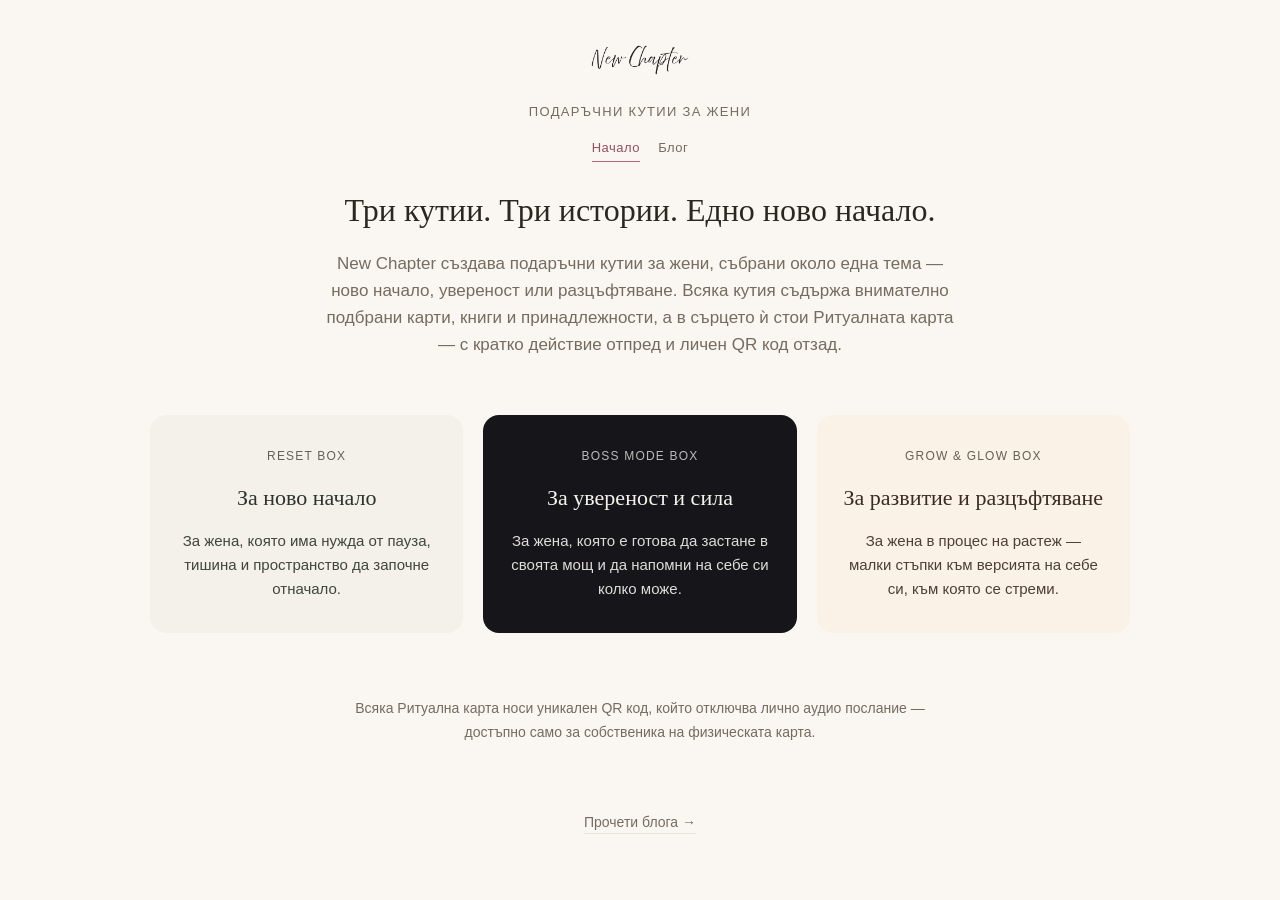
<file: index.html>
<!doctype html>
<html lang="bg">
<head>
<meta charset="UTF-8">
<meta name="viewport" content="width=device-width, initial-scale=1.0">
<title>New Chapter — подаръчни кутии за жени</title>
<meta name="description" content="New Chapter — три подаръчни кутии за жени: Reset, Boss Mode и Grow & Glow. Всяка съдържа ритуална карта с лично аудио послание.">
<link rel="stylesheet" href="assets/css/blog.css">
<link rel="stylesheet" href="assets/css/home.css">
</head>
<body>
  <header class="site-header">
    <a href="./"><img class="brand-logo" src="assets/img/logo.png" alt="New Chapter"></a>
    <div class="tagline">Подаръчни кутии за жени</div>
    <nav class="site-nav">
      <a href="./" class="is-active">Начало</a>
      <a href="blog/">Блог</a>
    </nav>
  </header>

  <main>
    <section class="hero">
      <h1>Три кутии. Три истории. Едно ново начало.</h1>
      <p>New Chapter създава подаръчни кутии за жени, събрани около една тема — ново начало, увереност или разцъфтяване. Всяка кутия съдържа внимателно подбрани карти, книги и принадлежности, а в сърцето ѝ стои Ритуалната карта — с кратко действие отпред и личен QR код отзад.</p>
    </section>

    <section class="box-grid">
      <div class="box-card box-card--reset">
        <div class="box-eyebrow">Reset Box</div>
        <h2>За ново начало</h2>
        <p>За жена, която има нужда от пауза, тишина и пространство да започне отначало.</p>
      </div>

      <div class="box-card box-card--boss">
        <div class="box-eyebrow">Boss Mode Box</div>
        <h2>За увереност и сила</h2>
        <p>За жена, която е готова да застане в своята мощ и да напомни на себе си колко може.</p>
      </div>

      <div class="box-card box-card--grow">
        <div class="box-eyebrow">Grow & Glow Box</div>
        <h2>За развитие и разцъфтяване</h2>
        <p>За жена в процес на растеж — малки стъпки към версията на себе си, към която се стреми.</p>
      </div>
    </section>

    <p class="ritual-note">Всяка Ритуална карта носи уникален QR код, който отключва лично аудио послание — достъпно само за собственика на физическата карта.</p>
  </main>

  <footer class="home-footer">
    <a href="blog/">Прочети блога →</a>
  </footer>
</body>
</html>
</file>
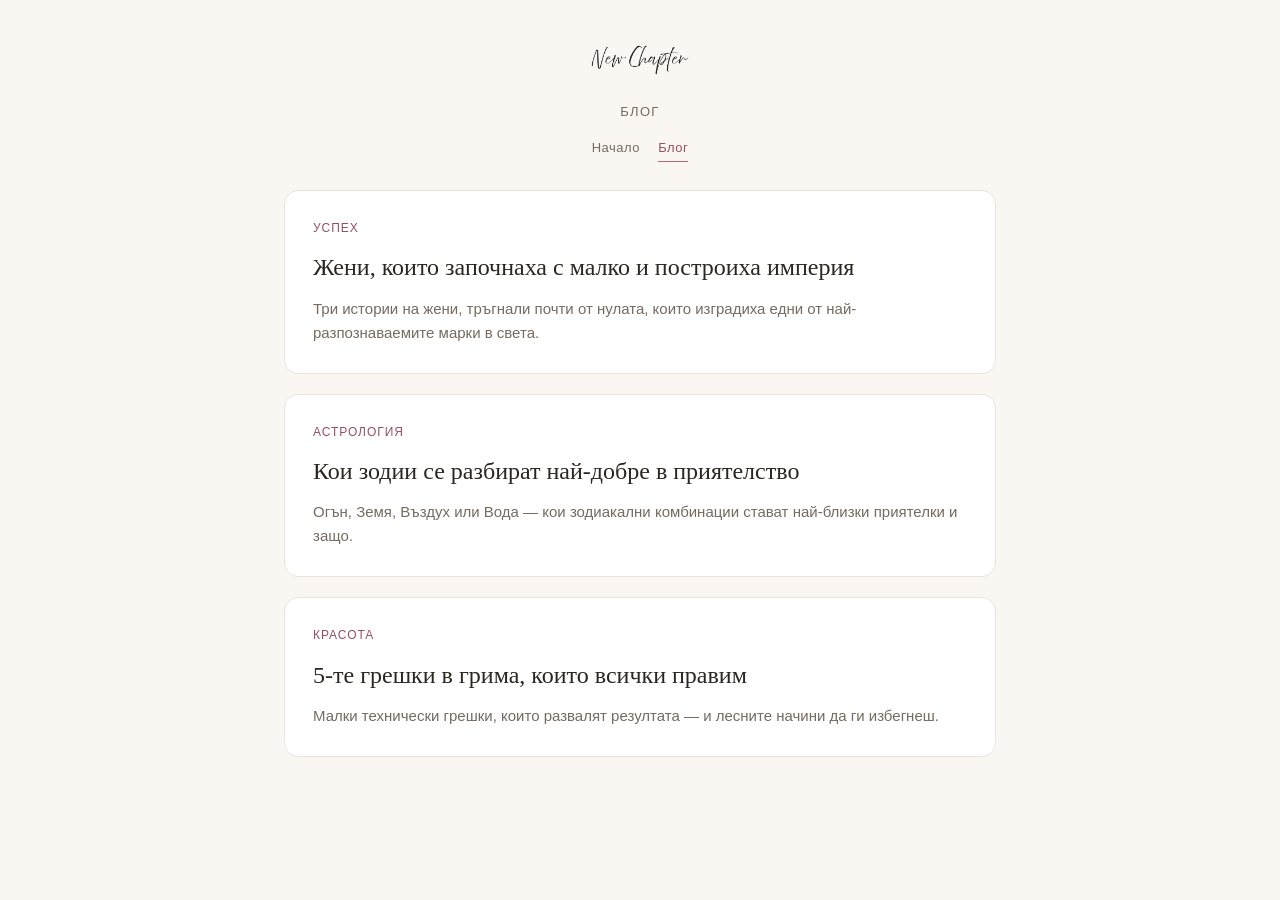
<file: blog/index.html>
<!doctype html>
<html lang="bg">
<head>
<meta charset="UTF-8">
<meta name="viewport" content="width=device-width, initial-scale=1.0">
<title>Блог — New Chapter</title>
<meta name="description" content="Статии за жени — зодии, красота, истории на успяли жени и още.">
<link rel="stylesheet" href="../assets/css/blog.css">
</head>
<body>
  <header class="site-header">
    <a href="../"><img class="brand-logo" src="../assets/img/logo.png" alt="New Chapter"></a>
    <div class="tagline">Блог</div>
    <nav class="site-nav">
      <a href="../">Начало</a>
      <a href="./" class="is-active">Блог</a>
    </nav>
  </header>

  <main class="wrap">
    <div class="post-grid">
      <a class="post-card" href="zheni-koito-zapochnaha-s-malko-i-uspyaha/">
        <div class="eyebrow">Успех</div>
        <h2>Жени, които започнаха с малко и построиха империя</h2>
        <p>Три истории на жени, тръгнали почти от нулата, които изградиха едни от най-разпознаваемите марки в света.</p>
      </a>

      <a class="post-card" href="zodiakalna-suvmestimost-priqtelstvo/">
        <div class="eyebrow">Астрология</div>
        <h2>Кои зодии се разбират най-добре в приятелство</h2>
        <p>Огън, Земя, Въздух или Вода — кои зодиакални комбинации стават най-близки приятелки и защо.</p>
      </a>

      <a class="post-card" href="greshki-v-grima-koito-vsichki-pravim/">
        <div class="eyebrow">Красота</div>
        <h2>5-те грешки в грима, които всички правим</h2>
        <p>Малки технически грешки, които развалят резултата — и лесните начини да ги избегнеш.</p>
      </a>
    </div>
  </main>
</body>
</html>
</file>
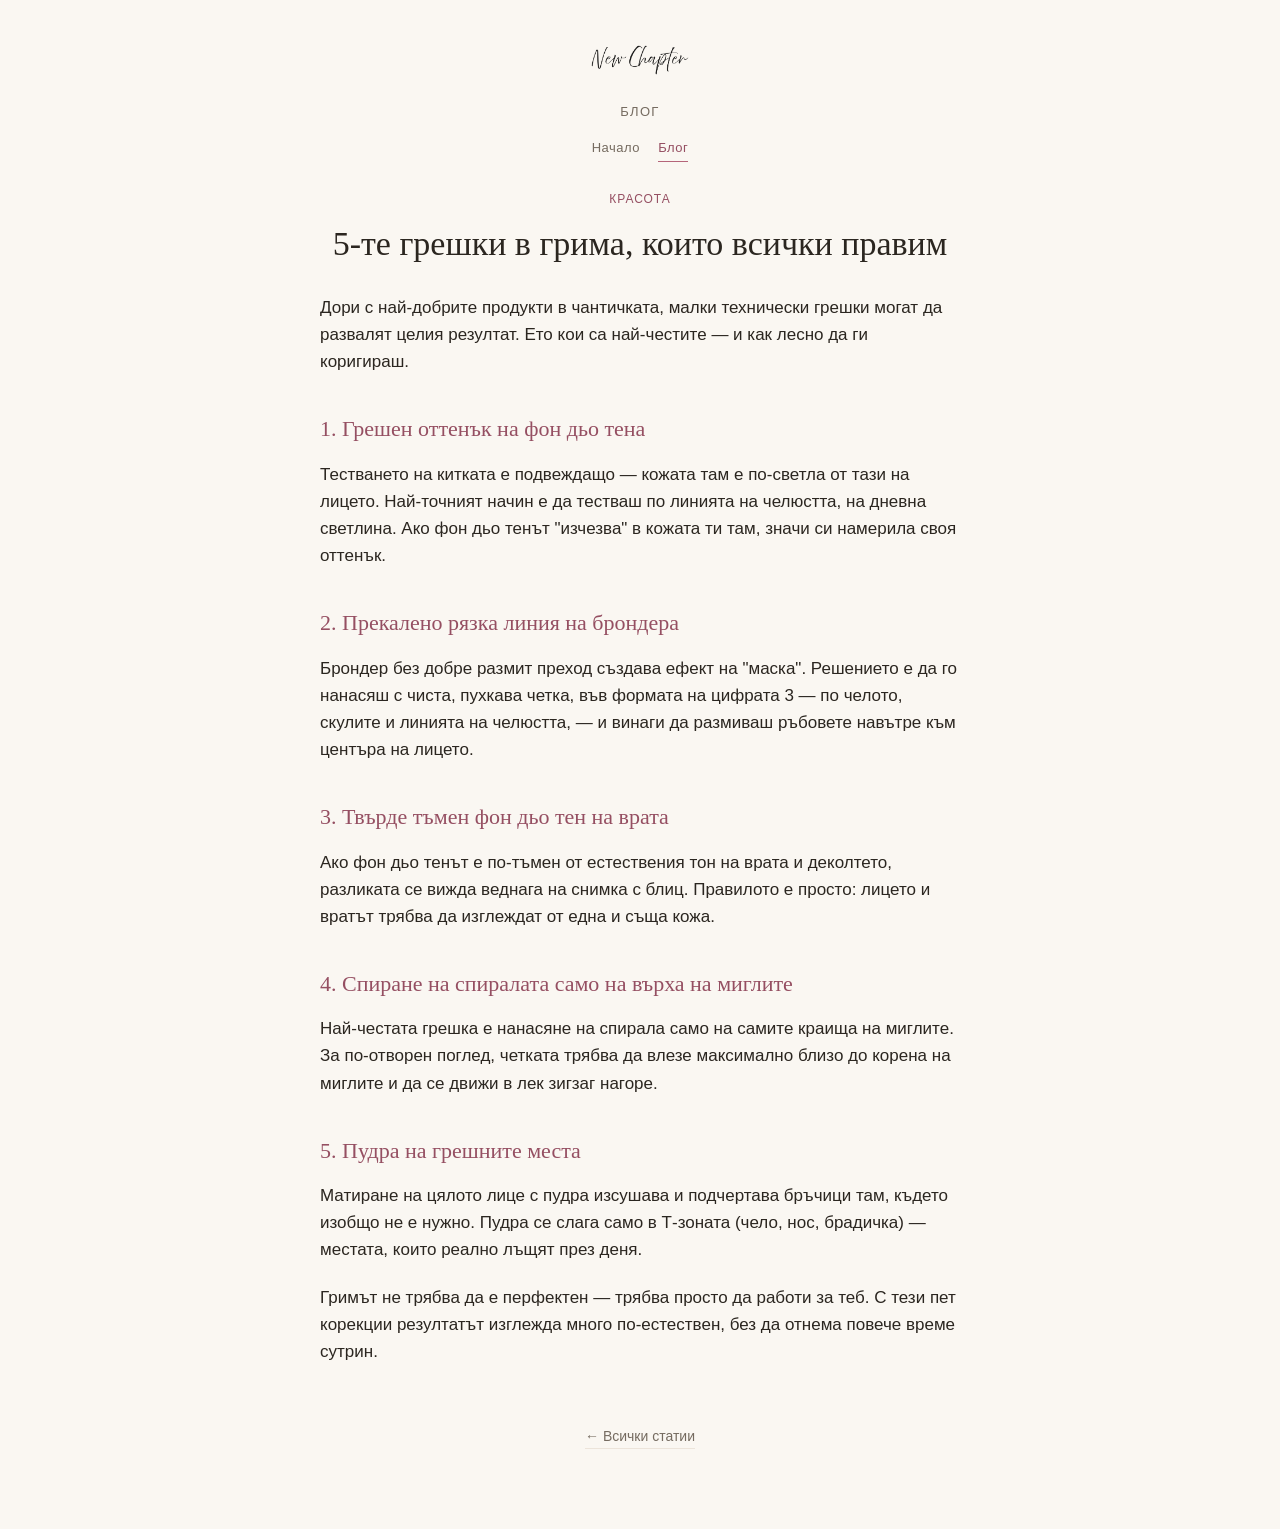
<file: blog/greshki-v-grima-koito-vsichki-pravim/index.html>
<!doctype html>
<html lang="bg">
<head>
<meta charset="UTF-8">
<meta name="viewport" content="width=device-width, initial-scale=1.0">
<title>5-те грешки в грима, които всички правим — New Chapter</title>
<meta name="description" content="Най-честите грешки при ежедневния грим и как да ги избегнеш за по-чист и естествен резултат.">
<link rel="stylesheet" href="../../assets/css/blog.css">
</head>
<body>
  <header class="site-header">
    <a href="../../"><img class="brand-logo" src="../../assets/img/logo.png" alt="New Chapter"></a>
    <div class="tagline">Блог</div>
    <nav class="site-nav">
      <a href="../../">Начало</a>
      <a href="../" class="is-active">Блог</a>
    </nav>
  </header>

  <main class="wrap">
    <article class="article">
      <div class="eyebrow">Красота</div>
      <h1>5-те грешки в грима, които всички правим</h1>

      <p>Дори с най-добрите продукти в чантичката, малки технически грешки могат да развалят целия резултат. Ето кои са най-честите — и как лесно да ги коригираш.</p>

      <h2>1. Грешен оттенък на фон дьо тена</h2>
      <p>Тестването на китката е подвеждащо — кожата там е по-светла от тази на лицето. Най-точният начин е да тестваш по линията на челюстта, на дневна светлина. Ако фон дьо тенът "изчезва" в кожата ти там, значи си намерила своя оттенък.</p>

      <h2>2. Прекалено рязка линия на брондера</h2>
      <p>Брондер без добре размит преход създава ефект на "маска". Решението е да го нанасяш с чиста, пухкава четка, във формата на цифрата 3 — по челото, скулите и линията на челюстта, — и винаги да размиваш ръбовете навътре към центъра на лицето.</p>

      <h2>3. Твърде тъмен фон дьо тен на врата</h2>
      <p>Ако фон дьо тенът е по-тъмен от естествения тон на врата и деколтето, разликата се вижда веднага на снимка с блиц. Правилото е просто: лицето и вратът трябва да изглеждат от една и съща кожа.</p>

      <h2>4. Спиране на спиралата само на върха на миглите</h2>
      <p>Най-честата грешка е нанасяне на спирала само на самите краища на миглите. За по-отворен поглед, четката трябва да влезе максимално близо до корена на миглите и да се движи в лек зигзаг нагоре.</p>

      <h2>5. Пудра на грешните места</h2>
      <p>Матиране на цялото лице с пудра изсушава и подчертава бръчици там, където изобщо не е нужно. Пудра се слага само в Т-зоната (чело, нос, брадичка) — местата, които реално лъщят през деня.</p>

      <p>Гримът не трябва да е перфектен — трябва просто да работи за теб. С тези пет корекции резултатът изглежда много по-естествен, без да отнема повече време сутрин.</p>
    </article>

    <div class="back-link-wrap">
      <a class="back-link" href="../">&larr; Всички статии</a>
    </div>
  </main>
</body>
</html>
</file>
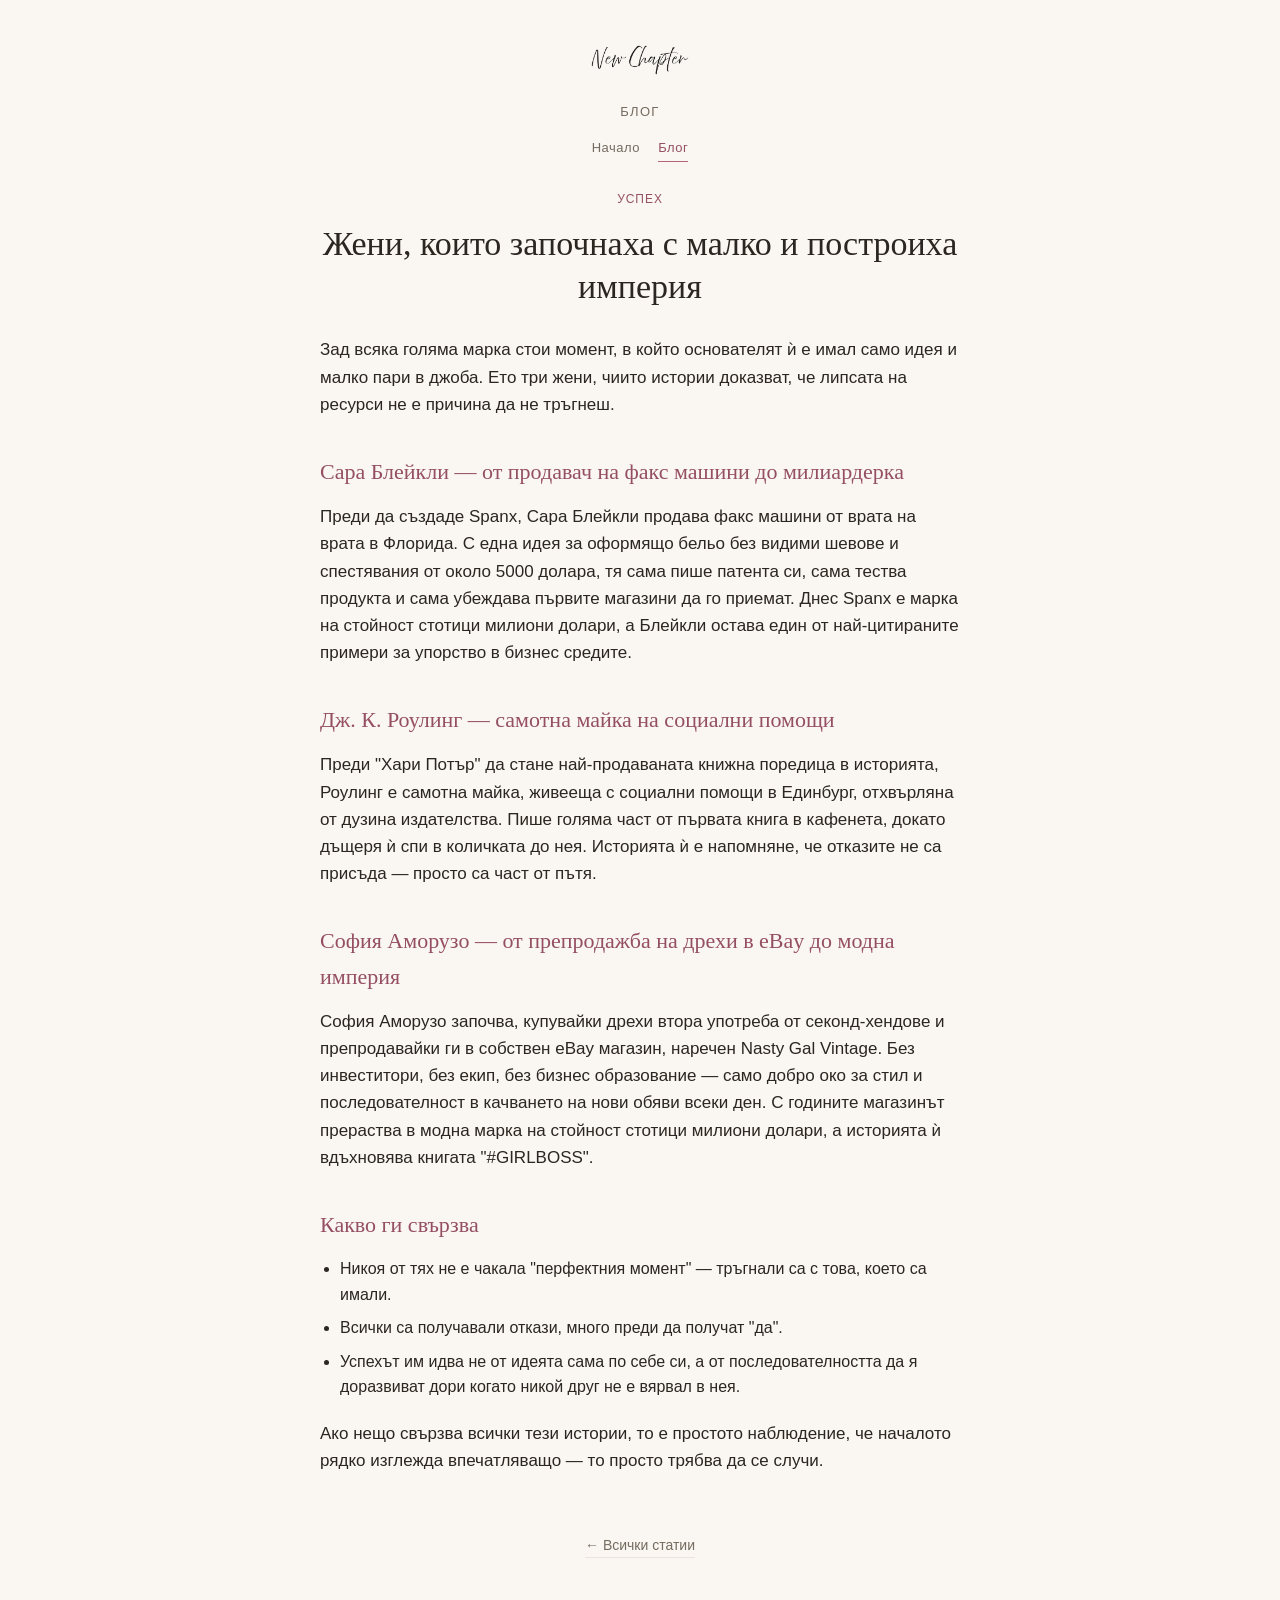
<file: blog/zheni-koito-zapochnaha-s-malko-i-uspyaha/index.html>
<!doctype html>
<html lang="bg">
<head>
<meta charset="UTF-8">
<meta name="viewport" content="width=device-width, initial-scale=1.0">
<title>Жени, които започнаха с малко и построиха империя — New Chapter</title>
<meta name="description" content="Истории на жени, тръгнали почти от нулата, които изградиха едни от най-разпознаваемите бизнеси и марки в света.">
<link rel="stylesheet" href="../../assets/css/blog.css">
</head>
<body>
  <header class="site-header">
    <a href="../../"><img class="brand-logo" src="../../assets/img/logo.png" alt="New Chapter"></a>
    <div class="tagline">Блог</div>
    <nav class="site-nav">
      <a href="../../">Начало</a>
      <a href="../" class="is-active">Блог</a>
    </nav>
  </header>

  <main class="wrap">
    <article class="article">
      <div class="eyebrow">Успех</div>
      <h1>Жени, които започнаха с малко и построиха империя</h1>

      <p>Зад всяка голяма марка стои момент, в който основателят ѝ е имал само идея и малко пари в джоба. Ето три жени, чиито истории доказват, че липсата на ресурси не е причина да не тръгнеш.</p>

      <h2>Сара Блейкли — от продавач на факс машини до милиардерка</h2>
      <p>Преди да създаде Spanx, Сара Блейкли продава факс машини от врата на врата в Флорида. С една идея за оформящо бельо без видими шевове и спестявания от около 5000 долара, тя сама пише патента си, сама тества продукта и сама убеждава първите магазини да го приемат. Днес Spanx е марка на стойност стотици милиони долари, а Блейкли остава един от най-цитираните примери за упорство в бизнес средите.</p>

      <h2>Дж. К. Роулинг — самотна майка на социални помощи</h2>
      <p>Преди "Хари Потър" да стане най-продаваната книжна поредица в историята, Роулинг е самотна майка, живееща с социални помощи в Единбург, отхвърляна от дузина издателства. Пише голяма част от първата книга в кафенета, докато дъщеря ѝ спи в количката до нея. Историята ѝ е напомняне, че отказите не са присъда — просто са част от пътя.</p>

      <h2>София Аморузо — от препродажба на дрехи в eBay до модна империя</h2>
      <p>София Аморузо започва, купувайки дрехи втора употреба от секонд-хендове и препродавайки ги в собствен eBay магазин, наречен Nasty Gal Vintage. Без инвеститори, без екип, без бизнес образование — само добро око за стил и последователност в качването на нови обяви всеки ден. С годините магазинът прераства в модна марка на стойност стотици милиони долари, а историята ѝ вдъхновява книгата "#GIRLBOSS".</p>

      <h2>Какво ги свързва</h2>
      <ul>
        <li>Никоя от тях не е чакала "перфектния момент" — тръгнали са с това, което са имали.</li>
        <li>Всички са получавали откази, много преди да получат "да".</li>
        <li>Успехът им идва не от идеята сама по себе си, а от последователността да я доразвиват дори когато никой друг не е вярвал в нея.</li>
      </ul>

      <p>Ако нещо свързва всички тези истории, то е простото наблюдение, че началото рядко изглежда впечатляващо — то просто трябва да се случи.</p>
    </article>

    <div class="back-link-wrap">
      <a class="back-link" href="../">&larr; Всички статии</a>
    </div>
  </main>
</body>
</html>
</file>
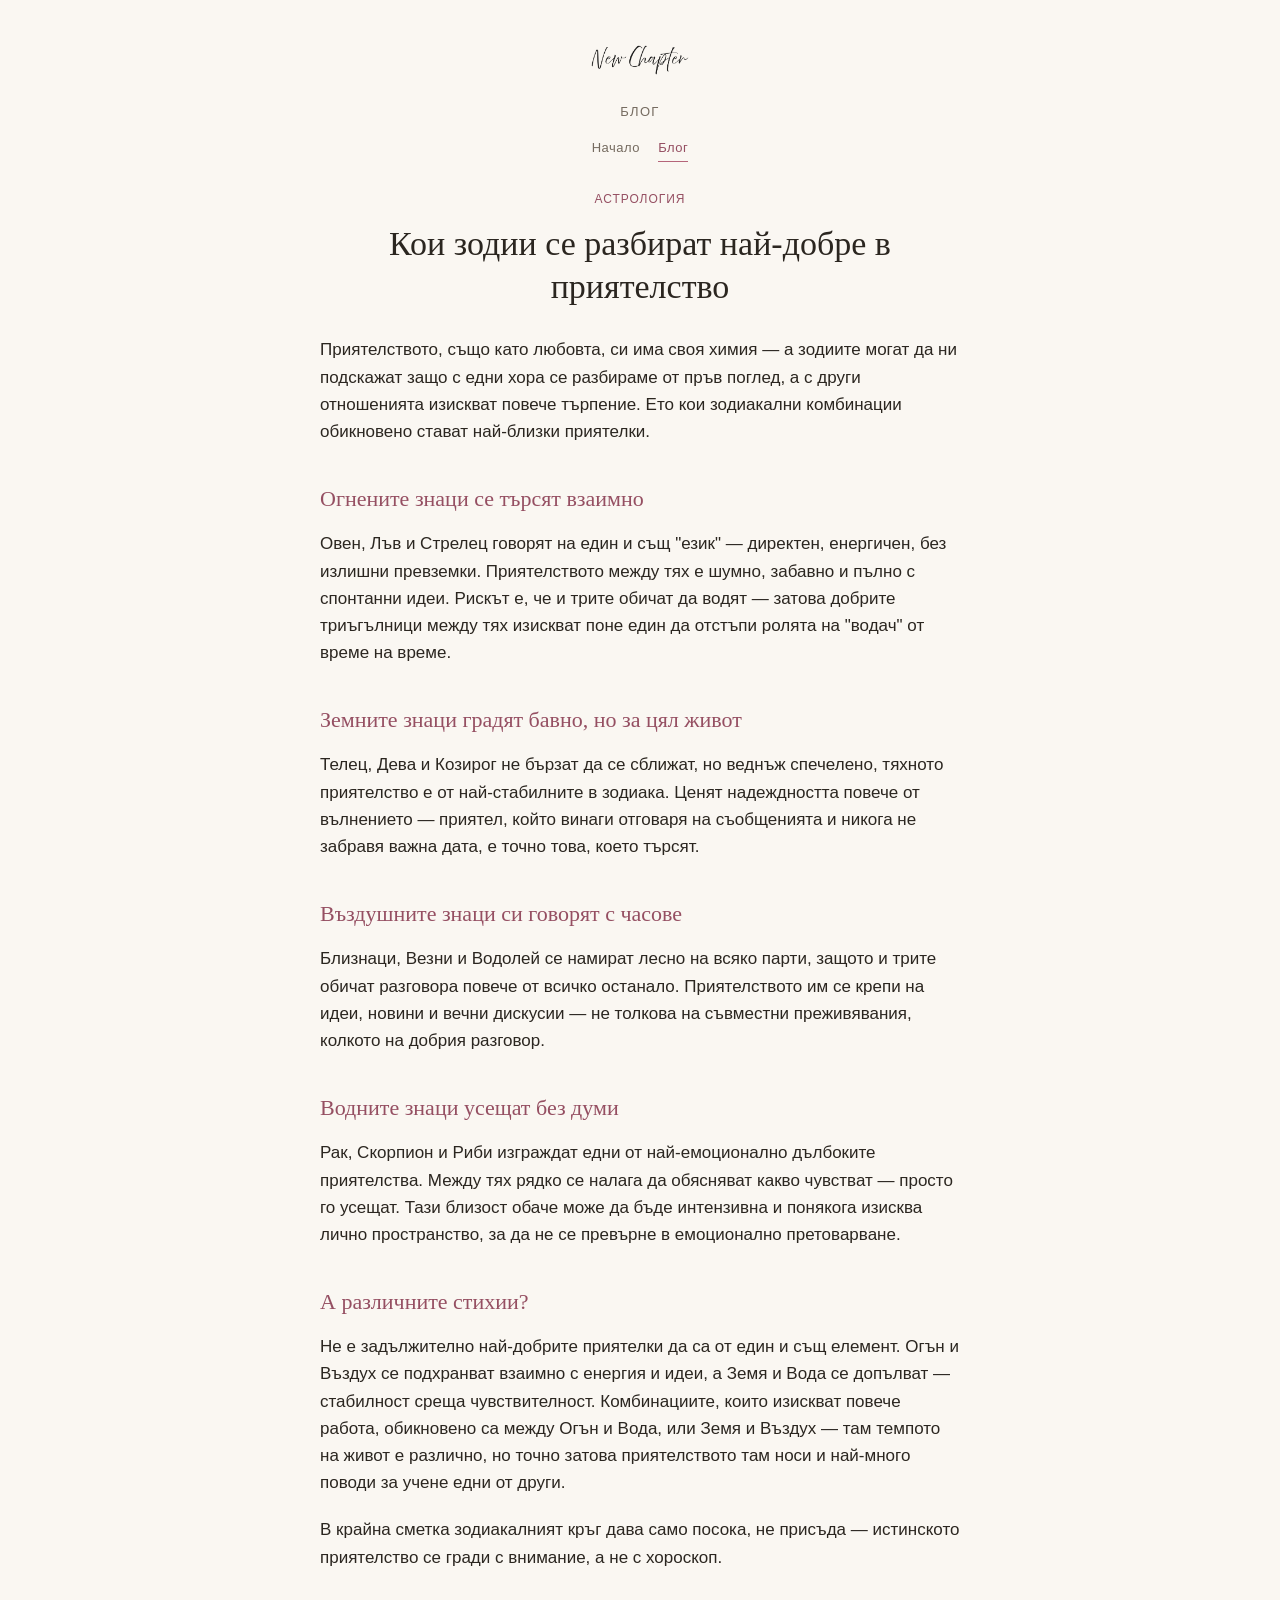
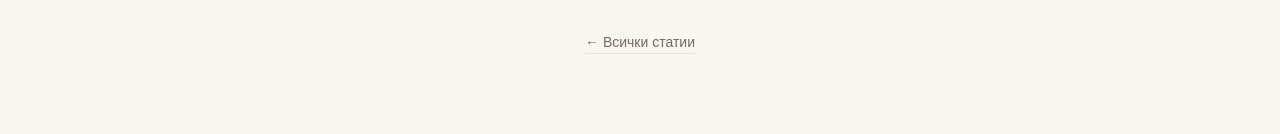
<file: blog/zodiakalna-suvmestimost-priqtelstvo/index.html>
<!doctype html>
<html lang="bg">
<head>
<meta charset="UTF-8">
<meta name="viewport" content="width=device-width, initial-scale=1.0">
<title>Кои зодии се разбират най-добре в приятелство — New Chapter</title>
<meta name="description" content="Кои зодиакални двойки стават най-близки приятелки и защо — кратък астрологичен поглед върху приятелството.">
<link rel="stylesheet" href="../../assets/css/blog.css">
</head>
<body>
  <header class="site-header">
    <a href="../../"><img class="brand-logo" src="../../assets/img/logo.png" alt="New Chapter"></a>
    <div class="tagline">Блог</div>
    <nav class="site-nav">
      <a href="../../">Начало</a>
      <a href="../" class="is-active">Блог</a>
    </nav>
  </header>

  <main class="wrap">
    <article class="article">
      <div class="eyebrow">Астрология</div>
      <h1>Кои зодии се разбират най-добре в приятелство</h1>

      <p>Приятелството, също като любовта, си има своя химия — а зодиите могат да ни подскажат защо с едни хора се разбираме от пръв поглед, а с други отношенията изискват повече търпение. Ето кои зодиакални комбинации обикновено стават най-близки приятелки.</p>

      <h2>Огнените знаци се търсят взаимно</h2>
      <p>Овен, Лъв и Стрелец говорят на един и същ "език" — директен, енергичен, без излишни превземки. Приятелството между тях е шумно, забавно и пълно с спонтанни идеи. Рискът е, че и трите обичат да водят — затова добрите триъгълници между тях изискват поне един да отстъпи ролята на "водач" от време на време.</p>

      <h2>Земните знаци градят бавно, но за цял живот</h2>
      <p>Телец, Дева и Козирог не бързат да се сближат, но веднъж спечелено, тяхното приятелство е от най-стабилните в зодиака. Ценят надеждността повече от вълнението — приятел, който винаги отговаря на съобщенията и никога не забравя важна дата, е точно това, което търсят.</p>

      <h2>Въздушните знаци си говорят с часове</h2>
      <p>Близнаци, Везни и Водолей се намират лесно на всяко парти, защото и трите обичат разговора повече от всичко останало. Приятелството им се крепи на идеи, новини и вечни дискусии — не толкова на съвместни преживявания, колкото на добрия разговор.</p>

      <h2>Водните знаци усещат без думи</h2>
      <p>Рак, Скорпион и Риби изграждат едни от най-емоционално дълбоките приятелства. Между тях рядко се налага да обясняват какво чувстват — просто го усещат. Тази близост обаче може да бъде интензивна и понякога изисква лично пространство, за да не се превърне в емоционално претоварване.</p>

      <h2>А различните стихии?</h2>
      <p>Не е задължително най-добрите приятелки да са от един и същ елемент. Огън и Въздух се подхранват взаимно с енергия и идеи, а Земя и Вода се допълват — стабилност среща чувствителност. Комбинациите, които изискват повече работа, обикновено са между Огън и Вода, или Земя и Въздух — там темпото на живот е различно, но точно затова приятелството там носи и най-много поводи за учене едни от други.</p>

      <p>В крайна сметка зодиакалният кръг дава само посока, не присъда — истинското приятелство се гради с внимание, а не с хороскоп.</p>
    </article>

    <div class="back-link-wrap">
      <a class="back-link" href="../">&larr; Всички статии</a>
    </div>
  </main>
</body>
</html>
</file>
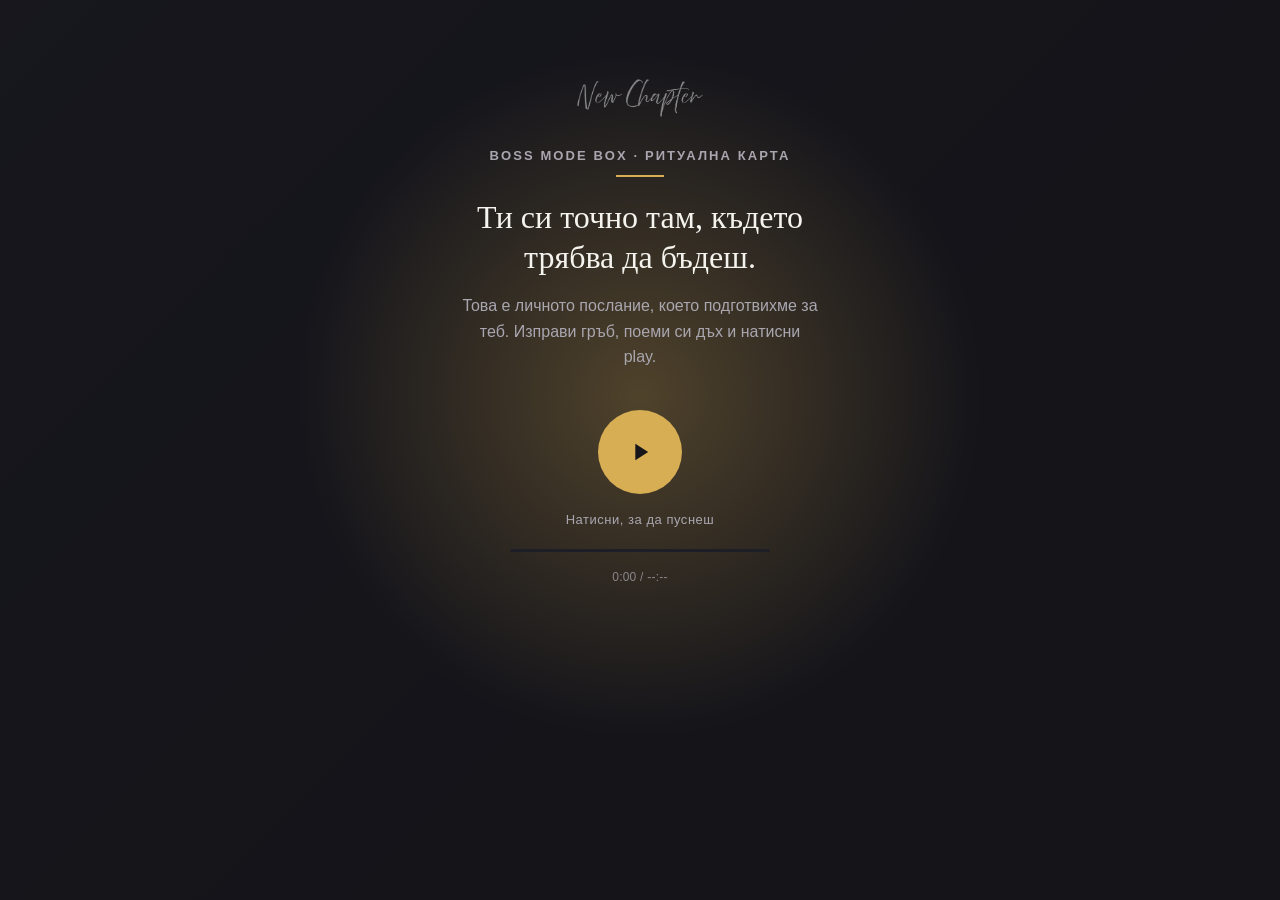
<file: qr/boss-mode/index.html>
<!doctype html>
<html lang="bg">
<head>
<meta charset="UTF-8">
<meta name="viewport" content="width=device-width, initial-scale=1.0">
<meta name="robots" content="noindex, nofollow">
<title>Boss Mode Box — Личен ритуал</title>
<link rel="stylesheet" href="../../assets/css/style.css">
</head>
<body data-theme="boss-mode">
  <main class="card">
    <div class="brand-mark"><img src="../../assets/img/logo-white.png" alt="New Chapter"></div>
    <div class="eyebrow">Boss Mode Box · Ритуална карта</div>
    <div class="accent-divider" aria-hidden="true"></div>
    <h1>Ти си точно там, където трябва да бъдеш.</h1>
    <p class="message">Това е личното послание, което подготвихме за теб. Изправи гръб, поеми си дъх и натисни play.</p>

    <div class="player">
      <div class="play-orb">
        <button id="ritual-play" class="play-button" aria-label="Пусни аудио съобщението"
                data-status-idle="Натисни, за да пуснеш"
                data-status-playing="Слуша се..."
                data-status-paused="На пауза"
                data-status-ended="Пусни отново">
          <svg class="icon-play" viewBox="0 0 24 24" fill="currentColor" aria-hidden="true"><path d="M8 5v14l11-7z"/></svg>
          <svg class="icon-pause" viewBox="0 0 24 24" fill="currentColor" aria-hidden="true"><path d="M6 5h4v14H6zM14 5h4v14h-4z"/></svg>
        </button>
      </div>
      <div id="ritual-status" class="player-status">Натисни, за да пуснеш</div>
      <div class="progress"><div id="ritual-progress-fill" class="progress-fill"></div></div>
      <div id="ritual-time" class="player-time">0:00 / --:--</div>
    </div>

    <p id="ritual-closing" class="closing-message">Ритуалът приключи. Излез и покажи на какво си способна.</p>

    <audio id="ritual-audio" preload="none" src="../../audio/boss-mode.wav"></audio>
  </main>
  <script src="../../assets/js/player.js"></script>
</body>
</html>
</file>
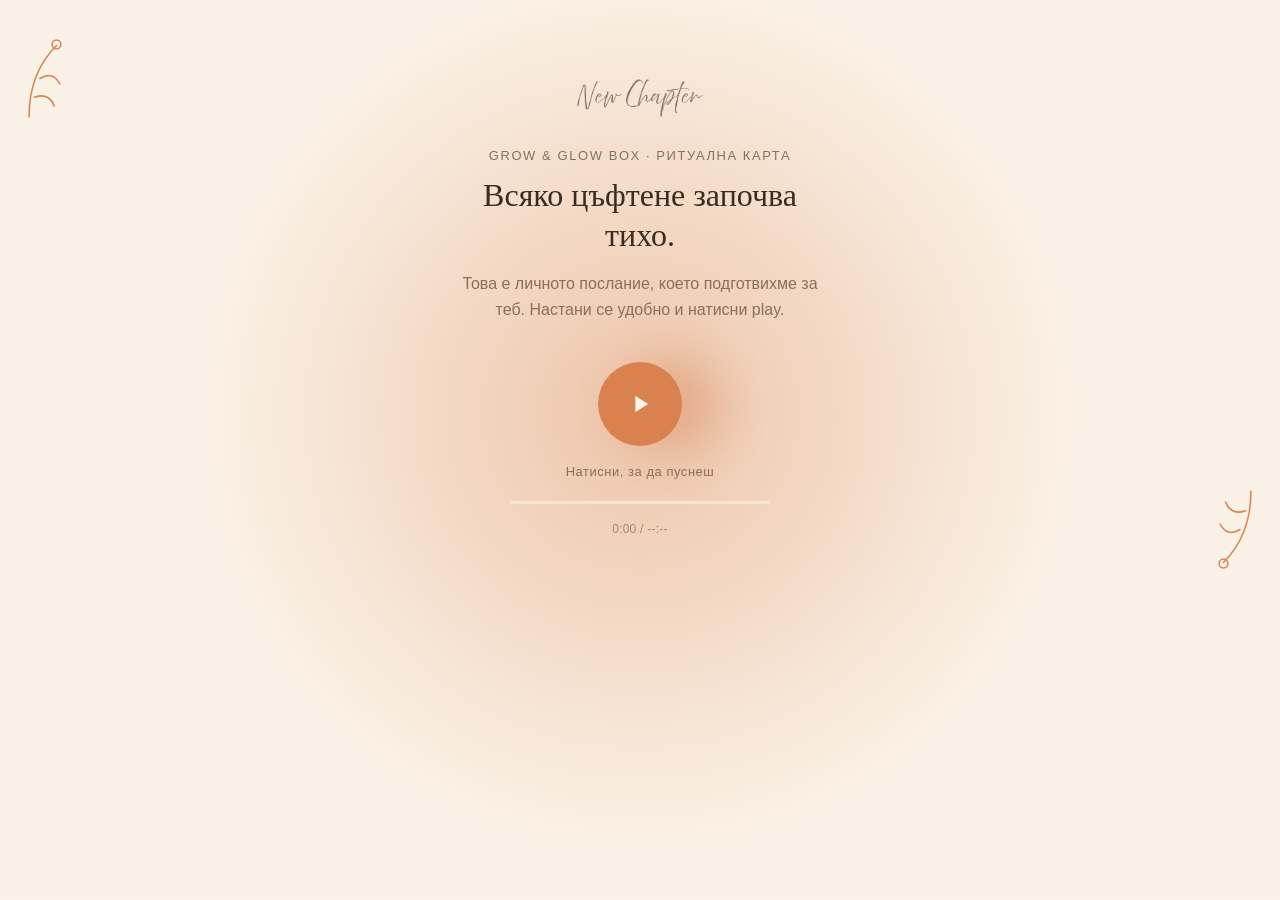
<file: qr/grow-and-glow/index.html>
<!doctype html>
<html lang="bg">
<head>
<meta charset="UTF-8">
<meta name="viewport" content="width=device-width, initial-scale=1.0">
<meta name="robots" content="noindex, nofollow">
<title>Grow & Glow Box — Личен ритуал</title>
<link rel="stylesheet" href="../../assets/css/style.css">
</head>
<body data-theme="grow-and-glow">
  <svg class="decor decor-corner decor-corner-tl" viewBox="0 0 100 100" aria-hidden="true" focusable="false">
    <path d="M10 90 C 10 60, 20 40, 35 25" stroke-linecap="round"/>
    <path d="M20 55 C 28 50, 34 52, 38 60" stroke-linecap="round"/>
    <path d="M15 72 C 24 69, 30 72, 33 80" stroke-linecap="round"/>
    <circle cx="35" cy="24" r="4"/>
  </svg>
  <svg class="decor decor-corner decor-corner-br" viewBox="0 0 100 100" aria-hidden="true" focusable="false">
    <path d="M10 90 C 10 60, 20 40, 35 25" stroke-linecap="round"/>
    <path d="M20 55 C 28 50, 34 52, 38 60" stroke-linecap="round"/>
    <path d="M15 72 C 24 69, 30 72, 33 80" stroke-linecap="round"/>
    <circle cx="35" cy="24" r="4"/>
  </svg>
  <main class="card">
    <div class="brand-mark"><img src="../../assets/img/logo.png" alt="New Chapter"></div>
    <div class="eyebrow">Grow &amp; Glow Box · Ритуална карта</div>
    <h1>Всяко цъфтене започва тихо.</h1>
    <p class="message">Това е личното послание, което подготвихме за теб. Настани се удобно и натисни play.</p>

    <div class="player">
      <div class="play-orb">
        <button id="ritual-play" class="play-button" aria-label="Пусни аудио съобщението"
                data-status-idle="Натисни, за да пуснеш"
                data-status-playing="Слуша се..."
                data-status-paused="На пауза"
                data-status-ended="Пусни отново">
          <svg class="icon-play" viewBox="0 0 24 24" fill="currentColor" aria-hidden="true"><path d="M8 5v14l11-7z"/></svg>
          <svg class="icon-pause" viewBox="0 0 24 24" fill="currentColor" aria-hidden="true"><path d="M6 5h4v14H6zM14 5h4v14h-4z"/></svg>
        </button>
      </div>
      <div id="ritual-status" class="player-status">Натисни, за да пуснеш</div>
      <div class="progress"><div id="ritual-progress-fill" class="progress-fill"></div></div>
      <div id="ritual-time" class="player-time">0:00 / --:--</div>
    </div>

    <p id="ritual-closing" class="closing-message">Ритуалът приключи. Продължи да растеш, ден след ден.</p>

    <audio id="ritual-audio" preload="none" src="../../audio/grow-and-glow.wav"></audio>
  </main>
  <script src="../../assets/js/player.js"></script>
</body>
</html>
</file>
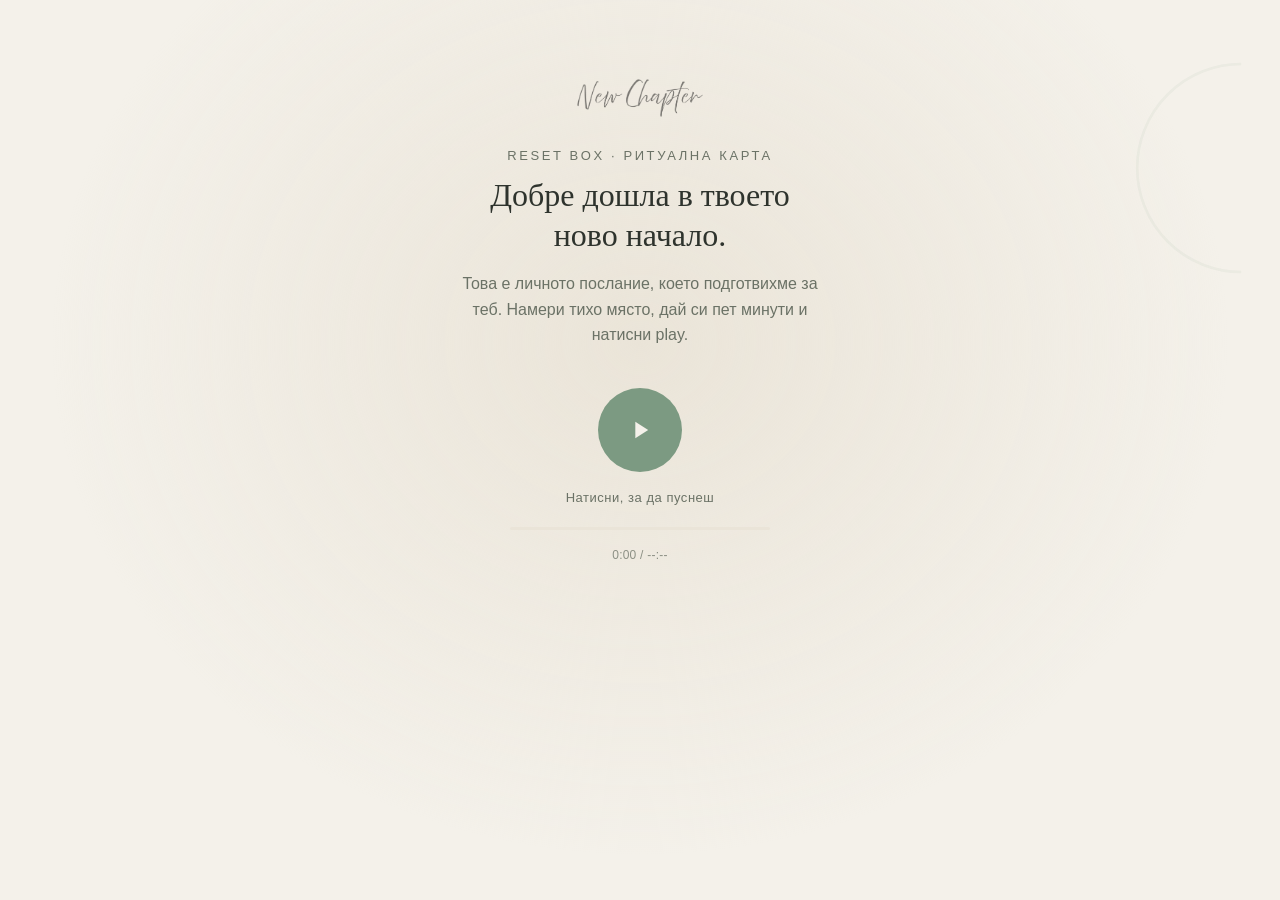
<file: qr/reset/index.html>
<!doctype html>
<html lang="bg">
<head>
<meta charset="UTF-8">
<meta name="viewport" content="width=device-width, initial-scale=1.0">
<meta name="robots" content="noindex, nofollow">
<title>Reset Box — Личен ритуал</title>
<link rel="stylesheet" href="../../assets/css/style.css">
</head>
<body data-theme="reset">
  <svg class="decor decor-motif" viewBox="0 0 100 100" aria-hidden="true" focusable="false">
    <path d="M62 10 A38 38 0 1 0 62 90 A30 30 0 1 1 62 10 Z"/>
  </svg>
  <main class="card">
    <div class="brand-mark"><img src="../../assets/img/logo.png" alt="New Chapter"></div>
    <div class="eyebrow">Reset Box · Ритуална карта</div>
    <h1>Добре дошла в твоето ново начало.</h1>
    <p class="message">Това е личното послание, което подготвихме за теб. Намери тихо място, дай си пет минути и натисни play.</p>

    <div class="player">
      <div class="play-orb">
        <button id="ritual-play" class="play-button" aria-label="Пусни аудио съобщението"
                data-status-idle="Натисни, за да пуснеш"
                data-status-playing="Слуша се..."
                data-status-paused="На пауза"
                data-status-ended="Пусни отново">
          <svg class="icon-play" viewBox="0 0 24 24" fill="currentColor" aria-hidden="true"><path d="M8 5v14l11-7z"/></svg>
          <svg class="icon-pause" viewBox="0 0 24 24" fill="currentColor" aria-hidden="true"><path d="M6 5h4v14H6zM14 5h4v14h-4z"/></svg>
        </button>
      </div>
      <div id="ritual-status" class="player-status">Натисни, за да пуснеш</div>
      <div class="progress"><div id="ritual-progress-fill" class="progress-fill"></div></div>
      <div id="ritual-time" class="player-time">0:00 / --:--</div>
    </div>

    <p id="ritual-closing" class="closing-message">Ритуалът приключи. Пренеси това спокойствие в деня си.</p>

    <audio id="ritual-audio" preload="none" src="../../audio/reset.wav"></audio>
  </main>
  <script src="../../assets/js/player.js"></script>
</body>
</html>
</file>
<file: assets/css/blog.css>
/* NewChapterBox — Blog / magazine styles.
   Deliberately separate from style.css (the ritual pages): the blog is public,
   indexable, and not tied to any single box's theme. */

:root {
  --font-display: Georgia, 'Iowan Old Style', 'Palatino Linotype', serif;
  --font-body: -apple-system, BlinkMacSystemFont, 'Segoe UI', Roboto, sans-serif;
  --bg: #FAF7F2;
  --ink: #2B2620;
  --ink-soft: #756B60;
  --accent: #B5657A;
  --accent-strong: #954F62;
  --card-bg: #ffffff;
  --border: #ECE4DA;
}

* { box-sizing: border-box; }

html, body {
  margin: 0;
  padding: 0;
}

body {
  background: var(--bg);
  color: var(--ink);
  font-family: var(--font-body);
  line-height: 1.6;
}

a { color: inherit; }

.site-header {
  display: flex;
  flex-direction: column;
  align-items: center;
  padding: 40px 24px 28px;
  text-align: center;
}

.site-header .brand-logo {
  height: 40px;
  width: auto;
  opacity: 0.9;
  margin-bottom: 14px;
}

.site-header .tagline {
  font-size: 13px;
  letter-spacing: 0.1em;
  text-transform: uppercase;
  color: var(--ink-soft);
}

.site-nav {
  display: flex;
  align-items: center;
  gap: 18px;
  margin-top: 16px;
}

.site-nav a {
  font-size: 13px;
  letter-spacing: 0.04em;
  color: var(--ink-soft);
  text-decoration: none;
  padding-bottom: 2px;
  border-bottom: 1px solid transparent;
}

.site-nav a:hover,
.site-nav a.is-active {
  color: var(--accent-strong);
  border-bottom-color: var(--accent);
}

.wrap {
  max-width: 760px;
  margin: 0 auto;
  padding: 0 24px 80px;
}

/* ---- Blog index ---- */
.post-grid {
  display: flex;
  flex-direction: column;
  gap: 20px;
}

.post-card {
  display: block;
  background: var(--card-bg);
  border: 1px solid var(--border);
  border-radius: 14px;
  padding: 28px;
  text-decoration: none;
  transition: border-color 0.2s ease, transform 0.2s ease;
}

.post-card:hover {
  border-color: var(--accent);
  transform: translateY(-2px);
}

.post-card .eyebrow {
  font-size: 12px;
  letter-spacing: 0.08em;
  text-transform: uppercase;
  color: var(--accent-strong);
  margin-bottom: 10px;
}

.post-card h2 {
  font-family: var(--font-display);
  font-size: 24px;
  font-weight: 400;
  margin: 0 0 10px;
  color: var(--ink);
}

.post-card p {
  margin: 0;
  color: var(--ink-soft);
  font-size: 15px;
}

/* ---- Single article ---- */
.article {
  max-width: 640px;
  margin: 0 auto;
}

.article .eyebrow {
  font-size: 12px;
  letter-spacing: 0.08em;
  text-transform: uppercase;
  color: var(--accent-strong);
  text-align: center;
  margin-bottom: 14px;
}

.article h1 {
  font-family: var(--font-display);
  font-size: 34px;
  font-weight: 400;
  line-height: 1.25;
  text-align: center;
  margin: 0 0 28px;
}

.article p {
  font-size: 17px;
  margin: 0 0 20px;
}

.article h2 {
  font-family: var(--font-display);
  font-size: 22px;
  font-weight: 400;
  margin: 36px 0 14px;
  color: var(--accent-strong);
}

.article ul {
  padding-left: 20px;
  margin: 0 0 20px;
}

.article li {
  margin-bottom: 8px;
}

.back-link {
  display: inline-block;
  margin: 40px auto 0;
  font-size: 14px;
  color: var(--ink-soft);
  text-decoration: none;
  border-bottom: 1px solid var(--border);
}

.back-link:hover { color: var(--accent-strong); border-color: var(--accent); }

.back-link-wrap { text-align: center; }

@media (max-width: 480px) {
  .article h1 { font-size: 27px; }
  .article p { font-size: 16px; }
  .post-card { padding: 22px; }
}
</file>
<file: assets/css/home.css>
/* NewChapterBox — homepage-only styles. Loaded alongside blog.css
   (shared header/nav/fonts/base reset live there). */

.hero {
  max-width: 640px;
  margin: 0 auto 56px;
  text-align: center;
}

.hero h1 {
  font-family: var(--font-display);
  font-size: 32px;
  font-weight: 400;
  line-height: 1.3;
  margin: 0 0 18px;
}

.hero p {
  font-size: 17px;
  color: var(--ink-soft);
  margin: 0;
}

.box-grid {
  display: grid;
  grid-template-columns: repeat(3, 1fr);
  gap: 20px;
  max-width: 980px;
  margin: 0 auto 64px;
}

.box-card {
  border-radius: 16px;
  padding: 32px 26px;
  text-align: center;
}

.box-card .box-eyebrow {
  font-size: 12px;
  letter-spacing: 0.1em;
  text-transform: uppercase;
  opacity: 0.75;
  margin-bottom: 14px;
}

.box-card h2 {
  font-family: var(--font-display);
  font-size: 22px;
  font-weight: 400;
  margin: 0 0 14px;
}

.box-card p {
  font-size: 15px;
  line-height: 1.6;
  margin: 0;
  opacity: 0.9;
}

.box-card--reset {
  background: #F4F1EA;
  color: #2E332D;
}

.box-card--boss {
  background: #15151A;
  color: #F5F3EE;
}

.box-card--grow {
  background: #FBF2E7;
  color: #3B2C22;
}

.ritual-note {
  max-width: 600px;
  margin: 0 auto 64px;
  text-align: center;
  font-size: 14px;
  color: var(--ink-soft);
  line-height: 1.7;
}

.home-footer {
  text-align: center;
  padding: 0 24px 60px;
}

.home-footer a {
  display: inline-block;
  font-size: 14px;
  color: var(--ink-soft);
  text-decoration: none;
  border-bottom: 1px solid var(--border);
}

.home-footer a:hover { color: var(--accent-strong); border-color: var(--accent); }

@media (max-width: 720px) {
  .box-grid { grid-template-columns: 1fr; }
  .hero h1 { font-size: 26px; }
}
</file>
<file: assets/css/style.css>
/* NewChapterBox — shared styles
   Each page sets data-theme="reset" | "boss-mode" | "grow-and-glow" on <body>.
   Swap the CSS custom properties below to retune any palette — nothing else needs to change. */

:root {
  --font-display: Georgia, 'Iowan Old Style', 'Palatino Linotype', serif;
  --font-body: -apple-system, BlinkMacSystemFont, 'Segoe UI', Roboto, sans-serif;
}

/* ---------- Theme: Reset Box — calm, breathable, a quiet exhale ---------- */
body[data-theme="reset"] {
  --bg: #F4F1EA;
  --bg-soft: #EAE4D8;
  --ink: #2E332D;
  --ink-soft: #6B7266;
  --accent: #7C9A82;
  --accent-strong: #5C7A63;
  --ring: rgba(124, 154, 130, 0.25);
}

/* ---------- Theme: Boss Mode Box — bold, confident, lights-on ---------- */
body[data-theme="boss-mode"] {
  --bg: #15151A;
  --bg-soft: #1E1E26;
  --ink: #F5F3EE;
  --ink-soft: #A9A6B0;
  --accent: #D8AE55;
  --accent-strong: #EFC873;
  --ring: rgba(216, 174, 85, 0.28);
}

/* ---------- Theme: Grow & Glow Box — warm, blooming, golden-hour ---------- */
body[data-theme="grow-and-glow"] {
  --bg: #FBF2E7;
  --bg-soft: #F5E4CF;
  --ink: #3B2C22;
  --ink-soft: #8A6F5C;
  --accent: #D9814F;
  --accent-strong: #C06A3A;
  --ring: rgba(217, 129, 79, 0.25);
}

/* ---------- Ambient background moods (slow, subtle — behind everything) ---------- */

@keyframes breathe-reset {
  0%, 100% { opacity: 0.35; }
  50% { opacity: 0.9; }
}

@keyframes bloom-in {
  0% { opacity: 0; transform: scale(0.7); }
  100% { opacity: 1; transform: scale(1); }
}

@keyframes bloom-in-flip {
  0% { opacity: 0; transform: scale(0.7) rotate(180deg); }
  100% { opacity: 1; transform: scale(1) rotate(180deg); }
}

body[data-theme="reset"]::before {
  background: radial-gradient(ellipse at 50% 38%, var(--bg-soft) 0%, transparent 65%);
  animation: breathe-reset 6s ease-in-out infinite;
}

body[data-theme="boss-mode"]::before {
  background:
    radial-gradient(circle at 50% 44%, var(--accent) 0%, transparent 42%),
    linear-gradient(135deg, var(--bg-soft) 0%, var(--bg) 60%);
  opacity: 0.3;
}

body[data-theme="grow-and-glow"]::before {
  background: radial-gradient(circle at 50% 46%, var(--accent) 0%, var(--bg) 55%);
  opacity: 0.4;
}

/* ---------- Per-theme eyebrow feel ---------- */

body[data-theme="reset"] .eyebrow { letter-spacing: 0.2em; }

body[data-theme="boss-mode"] .eyebrow {
  letter-spacing: 0.16em;
  font-weight: 700;
}

* { box-sizing: border-box; }

html, body {
  margin: 0;
  padding: 0;
  min-height: 100%;
  overflow-x: hidden;
}

body {
  position: relative;
  background: var(--bg);
  color: var(--ink);
  font-family: var(--font-body);
  display: flex;
  align-items: center;
  justify-content: center;
  padding: 24px;
  transition: background 0.4s ease;
}

/* Ambient gradient layer, themed above. Sits behind the card, above the flat --bg. */
body::before {
  content: "";
  position: fixed;
  inset: 0;
  z-index: 0;
  pointer-events: none;
}

.card {
  position: relative;
  z-index: 1;
  width: 100%;
  max-width: 420px;
  text-align: center;
  padding: 48px 32px;
}

/* Decorative line-art / botanical motifs — purely visual, aria-hidden in markup */
.decor {
  position: absolute;
  z-index: 0;
  pointer-events: none;
  color: var(--accent);
  fill: none;
  stroke: currentColor;
}

body[data-theme="reset"] .decor-motif {
  top: 6%;
  right: -60px;
  width: 260px;
  height: 260px;
  opacity: 0.07;
  stroke-width: 1;
}

body[data-theme="grow-and-glow"] .decor-corner {
  width: 110px;
  height: 110px;
  opacity: 0.12;
  stroke-width: 1.4;
  animation: bloom-in 1.4s ease-out both;
}

body[data-theme="grow-and-glow"] .decor-corner-tl {
  top: 18px;
  left: 18px;
  animation-delay: 0.1s;
}

body[data-theme="grow-and-glow"] .decor-corner-br {
  bottom: 18px;
  right: 18px;
  animation-name: bloom-in-flip;
  animation-delay: 0.4s;
}

.accent-divider {
  width: 48px;
  height: 2px;
  margin: 0 auto 20px;
  background: var(--accent);
  opacity: 0;
}

body[data-theme="boss-mode"] .accent-divider {
  opacity: 1;
}

.brand-mark {
  font-size: 11px;
  letter-spacing: 0.15em;
  text-transform: uppercase;
  color: var(--ink-soft);
  opacity: 0.55;
  margin-bottom: 24px;
}

.brand-mark img {
  height: 52px;
  width: auto;
  display: block;
  margin: 0 auto;
  opacity: 0.9;
}

.card .eyebrow {
  font-size: 13px;
  letter-spacing: 0.12em;
  text-transform: uppercase;
  color: var(--ink-soft);
  margin-bottom: 12px;
}

.card h1 {
  font-family: var(--font-display);
  font-size: 32px;
  font-weight: 400;
  margin: 0 0 16px;
  line-height: 1.25;
}

.card p.message {
  font-size: 16px;
  line-height: 1.6;
  color: var(--ink-soft);
  margin: 0 0 40px;
}

/* --- Play button --- */
.player {
  display: flex;
  flex-direction: column;
  align-items: center;
  gap: 18px;
}

.play-button {
  width: 84px;
  height: 84px;
  border-radius: 50%;
  border: none;
  background: var(--accent);
  color: var(--bg);
  display: flex;
  align-items: center;
  justify-content: center;
  cursor: pointer;
  box-shadow: 0 0 0 0 var(--ring);
  transition: transform 0.15s ease, box-shadow 0.6s ease, background 0.3s ease;
}

.play-button:hover { background: var(--accent-strong); }
.play-button:active { transform: scale(0.96); }

.play-button.is-playing {
  box-shadow: 0 0 0 14px var(--ring);
}

.play-button svg { width: 28px; height: 28px; }
.play-button .icon-pause { display: none; }
.play-button.is-playing .icon-play { display: none; }
.play-button.is-playing .icon-pause { display: block; }

/* --- Play orb wrapper: purely decorative rings/glow behind the button --- */
.play-orb {
  position: relative;
  display: inline-flex;
}

.play-orb::before,
.play-orb::after {
  content: "";
  position: absolute;
  inset: 0;
  margin: auto;
  width: 84px;
  height: 84px;
  border-radius: 50%;
  pointer-events: none;
  z-index: -1;
}

/* Reset: slow concentric ripple, like an exhale */
body[data-theme="reset"] .play-orb::before,
body[data-theme="reset"] .play-orb::after {
  border: 1px solid var(--accent);
  opacity: 0;
  animation: ripple-reset 4s ease-out infinite;
}

body[data-theme="reset"] .play-orb::after {
  animation-delay: 2s;
}

@keyframes ripple-reset {
  0% { transform: scale(1); opacity: 0.4; }
  100% { transform: scale(2); opacity: 0; }
}

/* Boss Mode: constant confident gold pulse on the button itself */
body[data-theme="boss-mode"] .play-button {
  animation: pulse-boss 3.6s ease-in-out infinite;
}

@keyframes pulse-boss {
  0%, 100% { box-shadow: 0 0 0 0 var(--ring), 0 0 18px 2px var(--ring); }
  50% { box-shadow: 0 0 0 16px var(--ring), 0 0 34px 8px var(--ring); }
}

/* Grow & Glow: soft warm ambient glow behind the button, wider and gentler */
body[data-theme="grow-and-glow"] .play-orb::before {
  width: 150px;
  height: 150px;
  background: radial-gradient(circle, var(--accent) 0%, transparent 70%);
  filter: blur(16px);
  opacity: 0.5;
  animation: glow-grow 5s ease-in-out infinite;
}

body[data-theme="grow-and-glow"] .play-orb::after {
  content: none;
}

@keyframes glow-grow {
  0%, 100% { opacity: 0.35; transform: scale(1); }
  50% { opacity: 0.65; transform: scale(1.1); }
}

.player-status {
  font-size: 13px;
  color: var(--ink-soft);
  letter-spacing: 0.04em;
}

.progress {
  width: 100%;
  max-width: 260px;
  height: 3px;
  background: var(--bg-soft);
  border-radius: 2px;
  overflow: hidden;
  margin-top: 4px;
}

.progress-fill {
  height: 100%;
  width: 0%;
  background: var(--accent);
  transition: width 0.1s linear;
}

.player-time {
  font-size: 12px;
  letter-spacing: 0.02em;
  color: var(--ink-soft);
  opacity: 0.75;
  font-variant-numeric: tabular-nums;
}

.closing-message {
  max-width: 300px;
  margin: 0 auto;
  font-size: 14px;
  line-height: 1.6;
  color: var(--ink-soft);
  opacity: 0;
  transform: translateY(4px);
  max-height: 0;
  overflow: hidden;
  transition: opacity 0.8s ease, transform 0.8s ease, max-height 0.8s ease, margin-top 0.8s ease;
}

.closing-message.is-visible {
  opacity: 1;
  transform: translateY(0);
  max-height: 100px;
  margin-top: 22px;
}
</file>
